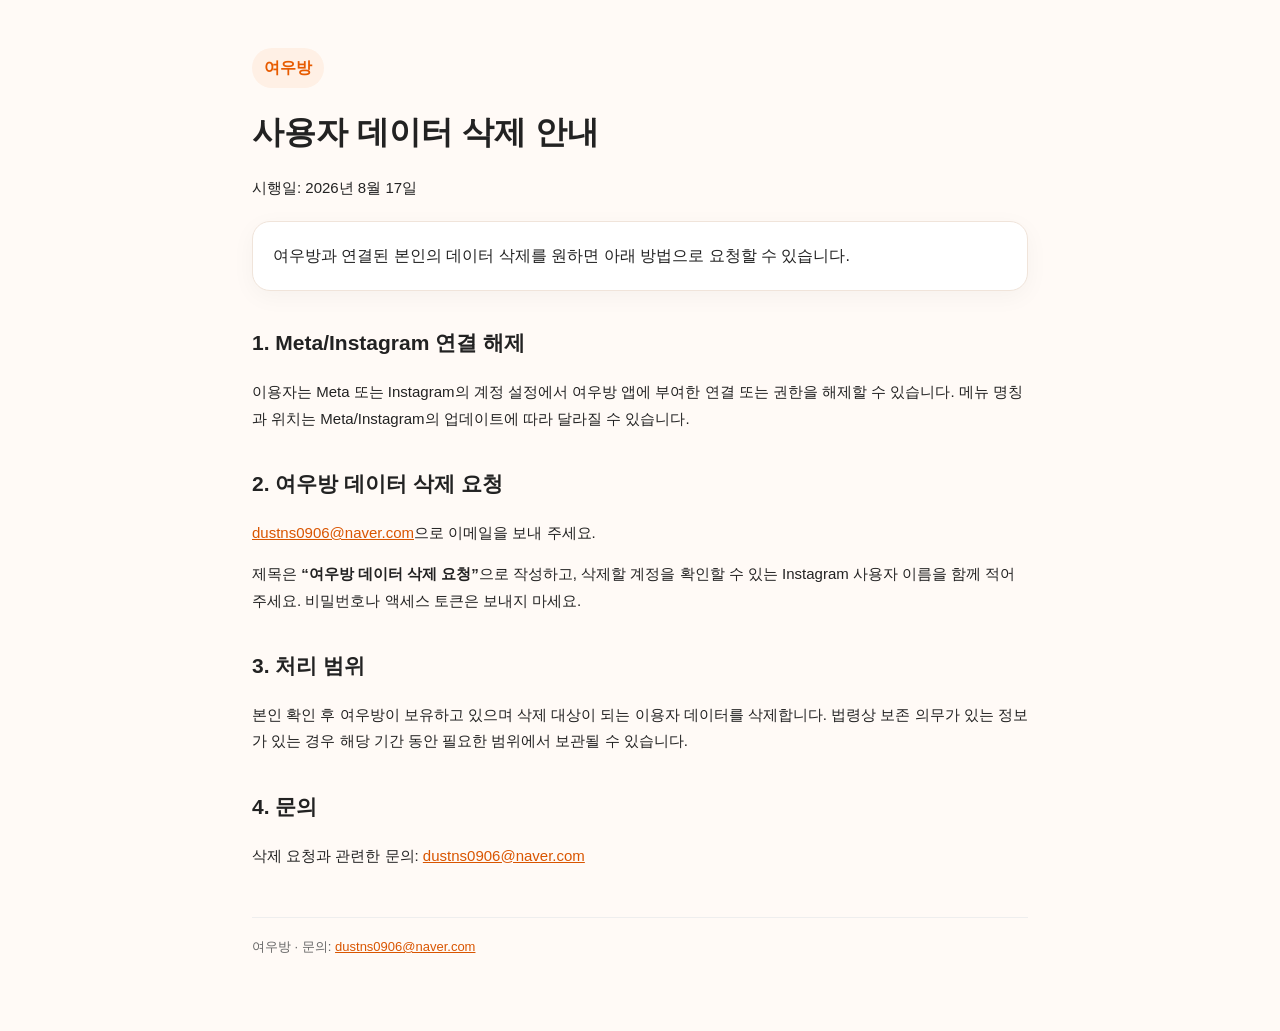
<file: data-deletion.html>
<!doctype html>
<html lang="ko">
<head>
<meta charset="utf-8">
<meta name="viewport" content="width=device-width,initial-scale=1">
<title>사용자 데이터 삭제 안내 | 여우방</title>
<style>
:root{color-scheme:light}
*{box-sizing:border-box}
body{margin:0;font-family:-apple-system,BlinkMacSystemFont,"Segoe UI","Noto Sans KR",Arial,sans-serif;background:#fffaf6;color:#222;line-height:1.75}
main{max-width:820px;margin:0 auto;padding:48px 22px 72px}
.badge{display:inline-block;background:#fff0e5;color:#e75b00;border-radius:999px;padding:6px 12px;font-weight:700}
h1{font-size:32px;margin:16px 0 8px}
h2{font-size:21px;margin-top:34px}
p,li{font-size:15px}
.card{background:white;border:1px solid #f0e4da;border-radius:18px;padding:20px;margin:20px 0;box-shadow:0 6px 24px rgba(0,0,0,.04)}
a{color:#d95500}
footer{margin-top:48px;padding-top:18px;border-top:1px solid #eee;color:#666;font-size:13px}
</style>
</head>
<body><main>
<span class="badge">여우방</span>
<h1>사용자 데이터 삭제 안내</h1>

<p>시행일: 2026년 8월 17일</p>
<div class="card">여우방과 연결된 본인의 데이터 삭제를 원하면 아래 방법으로 요청할 수 있습니다.</div>

<h2>1. Meta/Instagram 연결 해제</h2>
<p>이용자는 Meta 또는 Instagram의 계정 설정에서 여우방 앱에 부여한 연결 또는 권한을 해제할 수 있습니다. 메뉴 명칭과 위치는 Meta/Instagram의 업데이트에 따라 달라질 수 있습니다.</p>

<h2>2. 여우방 데이터 삭제 요청</h2>
<p><a href="mailto:dustns0906@naver.com?subject=%EC%97%AC%EC%9A%B0%EB%B0%A9%20%EB%8D%B0%EC%9D%B4%ED%84%B0%20%EC%82%AD%EC%A0%9C%20%EC%9A%94%EC%B2%AD">dustns0906@naver.com</a>으로 이메일을 보내 주세요.</p>
<p>제목은 <strong>“여우방 데이터 삭제 요청”</strong>으로 작성하고, 삭제할 계정을 확인할 수 있는 Instagram 사용자 이름을 함께 적어 주세요. 비밀번호나 액세스 토큰은 보내지 마세요.</p>

<h2>3. 처리 범위</h2>
<p>본인 확인 후 여우방이 보유하고 있으며 삭제 대상이 되는 이용자 데이터를 삭제합니다. 법령상 보존 의무가 있는 정보가 있는 경우 해당 기간 동안 필요한 범위에서 보관될 수 있습니다.</p>

<h2>4. 문의</h2>
<p>삭제 요청과 관련한 문의: <a href="mailto:dustns0906@naver.com">dustns0906@naver.com</a></p>

<footer>여우방 · 문의: <a href="mailto:dustns0906@naver.com">dustns0906@naver.com</a></footer>
</main></body></html>
</file>
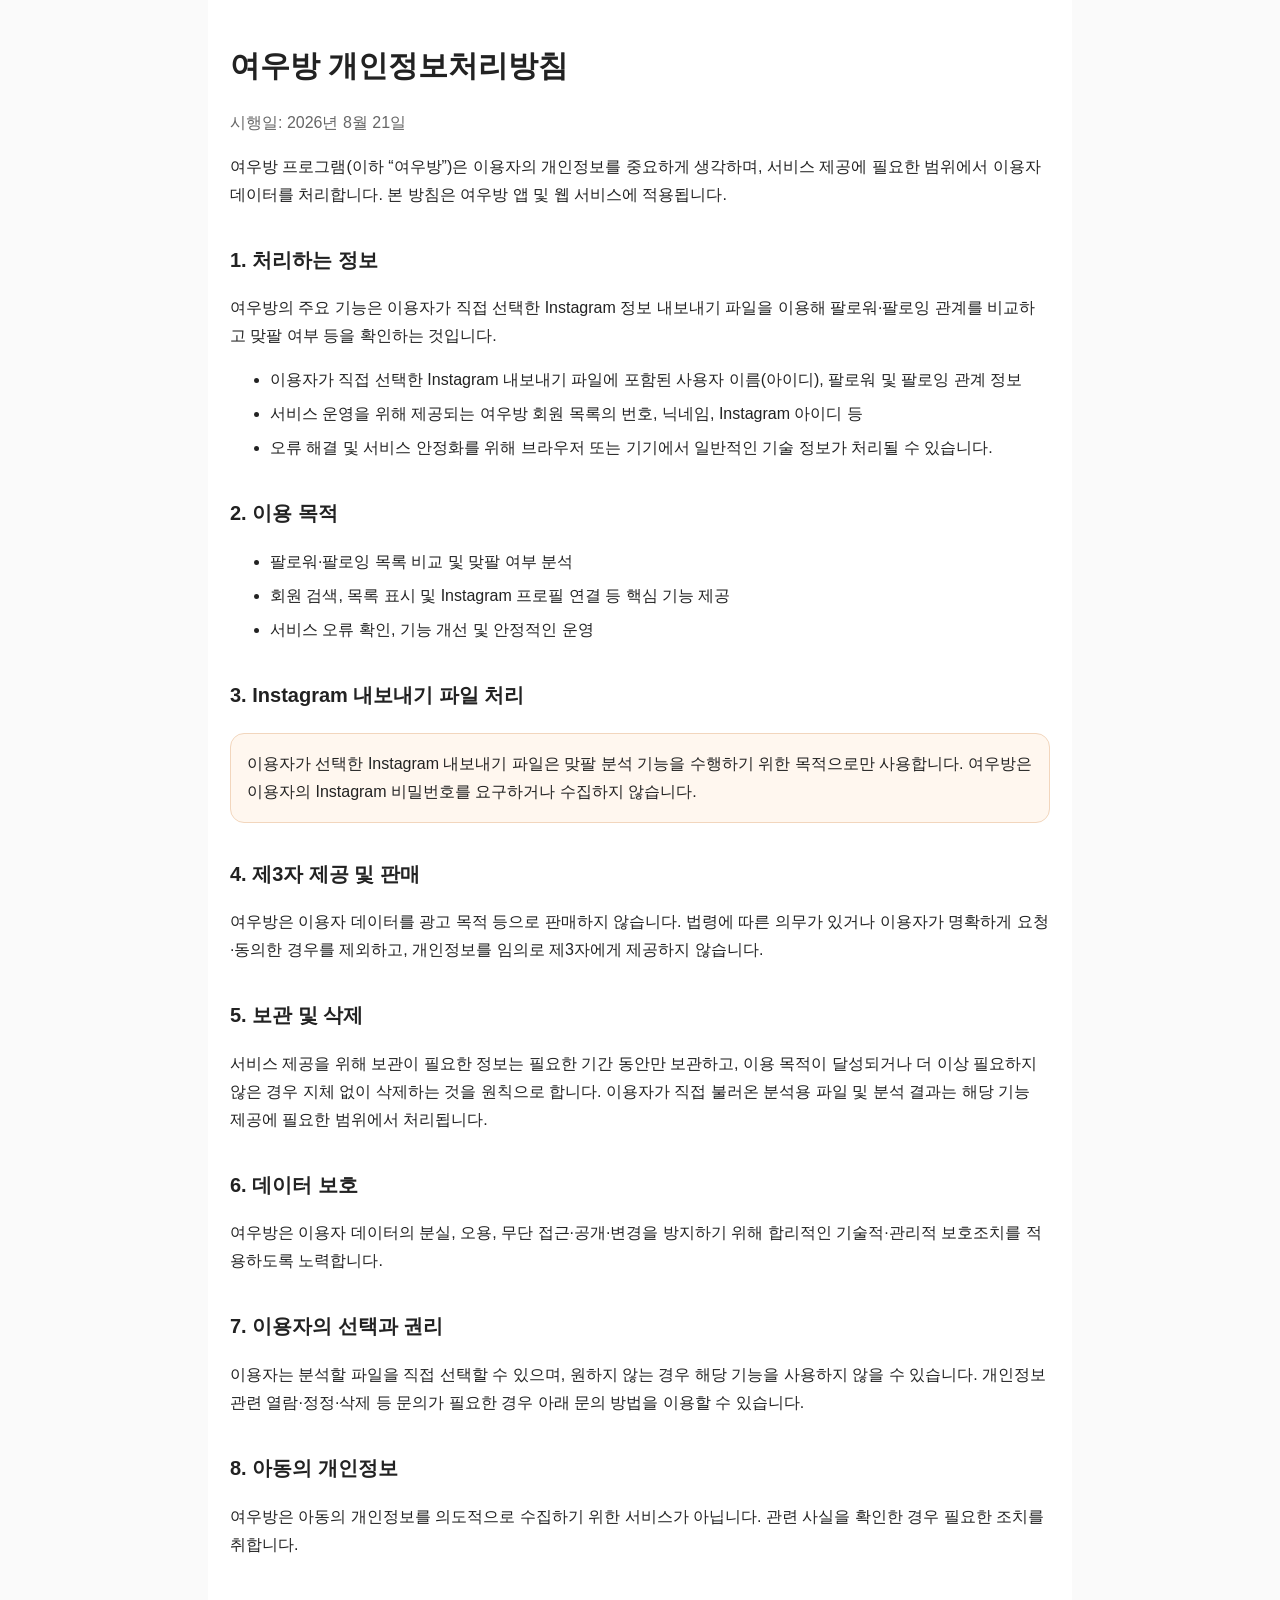
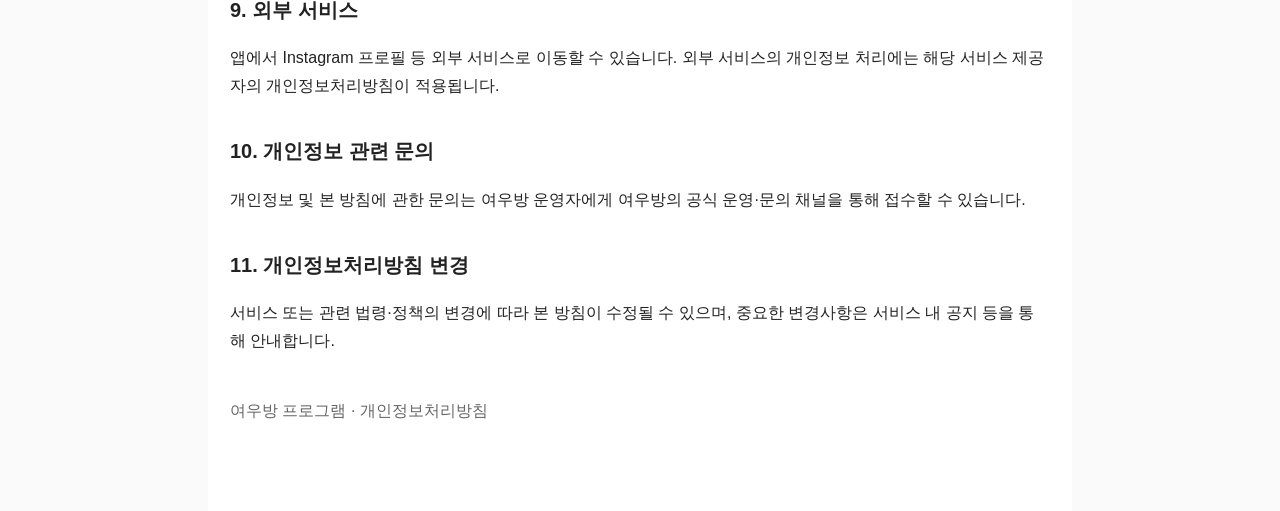
<file: privacy-1.html>
<!doctype html>
<html lang="ko">
<head>
  <meta charset="utf-8">
  <meta name="viewport" content="width=device-width, initial-scale=1">
  <title>여우방 개인정보처리방침</title>
  <meta name="description" content="여우방 프로그램 개인정보처리방침">
  <style>
    body{font-family:-apple-system,BlinkMacSystemFont,"Segoe UI","Noto Sans KR",Arial,sans-serif;line-height:1.75;margin:0;background:#fafafa;color:#222}
    main{max-width:820px;margin:0 auto;padding:40px 22px 70px;background:#fff}
    h1{font-size:30px;margin:0 0 8px} h2{font-size:20px;margin-top:34px}
    .muted{color:#666}.box{background:#fff7ef;border:1px solid #f2d6bd;border-radius:14px;padding:16px;margin:20px 0}
    li{margin:6px 0} a{color:#b85d19}
  </style>
</head>
<body>
<main>
  <h1>여우방 개인정보처리방침</h1>
  <p class="muted">시행일: 2026년 8월 21일</p>

  <p>여우방 프로그램(이하 “여우방”)은 이용자의 개인정보를 중요하게 생각하며,
  서비스 제공에 필요한 범위에서 이용자 데이터를 처리합니다. 본 방침은 여우방 앱 및 웹 서비스에 적용됩니다.</p>

  <h2>1. 처리하는 정보</h2>
  <p>여우방의 주요 기능은 이용자가 직접 선택한 Instagram 정보 내보내기 파일을 이용해
  팔로워·팔로잉 관계를 비교하고 맞팔 여부 등을 확인하는 것입니다.</p>
  <ul>
    <li>이용자가 직접 선택한 Instagram 내보내기 파일에 포함된 사용자 이름(아이디), 팔로워 및 팔로잉 관계 정보</li>
    <li>서비스 운영을 위해 제공되는 여우방 회원 목록의 번호, 닉네임, Instagram 아이디 등</li>
    <li>오류 해결 및 서비스 안정화를 위해 브라우저 또는 기기에서 일반적인 기술 정보가 처리될 수 있습니다.</li>
  </ul>

  <h2>2. 이용 목적</h2>
  <ul>
    <li>팔로워·팔로잉 목록 비교 및 맞팔 여부 분석</li>
    <li>회원 검색, 목록 표시 및 Instagram 프로필 연결 등 핵심 기능 제공</li>
    <li>서비스 오류 확인, 기능 개선 및 안정적인 운영</li>
  </ul>

  <h2>3. Instagram 내보내기 파일 처리</h2>
  <div class="box">
    이용자가 선택한 Instagram 내보내기 파일은 맞팔 분석 기능을 수행하기 위한 목적으로만 사용합니다.
    여우방은 이용자의 Instagram 비밀번호를 요구하거나 수집하지 않습니다.
  </div>

  <h2>4. 제3자 제공 및 판매</h2>
  <p>여우방은 이용자 데이터를 광고 목적 등으로 판매하지 않습니다.
  법령에 따른 의무가 있거나 이용자가 명확하게 요청·동의한 경우를 제외하고,
  개인정보를 임의로 제3자에게 제공하지 않습니다.</p>

  <h2>5. 보관 및 삭제</h2>
  <p>서비스 제공을 위해 보관이 필요한 정보는 필요한 기간 동안만 보관하고,
  이용 목적이 달성되거나 더 이상 필요하지 않은 경우 지체 없이 삭제하는 것을 원칙으로 합니다.
  이용자가 직접 불러온 분석용 파일 및 분석 결과는 해당 기능 제공에 필요한 범위에서 처리됩니다.</p>

  <h2>6. 데이터 보호</h2>
  <p>여우방은 이용자 데이터의 분실, 오용, 무단 접근·공개·변경을 방지하기 위해
  합리적인 기술적·관리적 보호조치를 적용하도록 노력합니다.</p>

  <h2>7. 이용자의 선택과 권리</h2>
  <p>이용자는 분석할 파일을 직접 선택할 수 있으며, 원하지 않는 경우 해당 기능을 사용하지 않을 수 있습니다.
  개인정보 관련 열람·정정·삭제 등 문의가 필요한 경우 아래 문의 방법을 이용할 수 있습니다.</p>

  <h2>8. 아동의 개인정보</h2>
  <p>여우방은 아동의 개인정보를 의도적으로 수집하기 위한 서비스가 아닙니다.
  관련 사실을 확인한 경우 필요한 조치를 취합니다.</p>

  <h2>9. 외부 서비스</h2>
  <p>앱에서 Instagram 프로필 등 외부 서비스로 이동할 수 있습니다.
  외부 서비스의 개인정보 처리에는 해당 서비스 제공자의 개인정보처리방침이 적용됩니다.</p>

  <h2>10. 개인정보 관련 문의</h2>
  <p>개인정보 및 본 방침에 관한 문의는 여우방 운영자에게 여우방의 공식 운영·문의 채널을 통해 접수할 수 있습니다.</p>

  <h2>11. 개인정보처리방침 변경</h2>
  <p>서비스 또는 관련 법령·정책의 변경에 따라 본 방침이 수정될 수 있으며,
  중요한 변경사항은 서비스 내 공지 등을 통해 안내합니다.</p>

  <p class="muted" style="margin-top:42px">여우방 프로그램 · 개인정보처리방침</p>
</main>
</body>
</html>
</file>
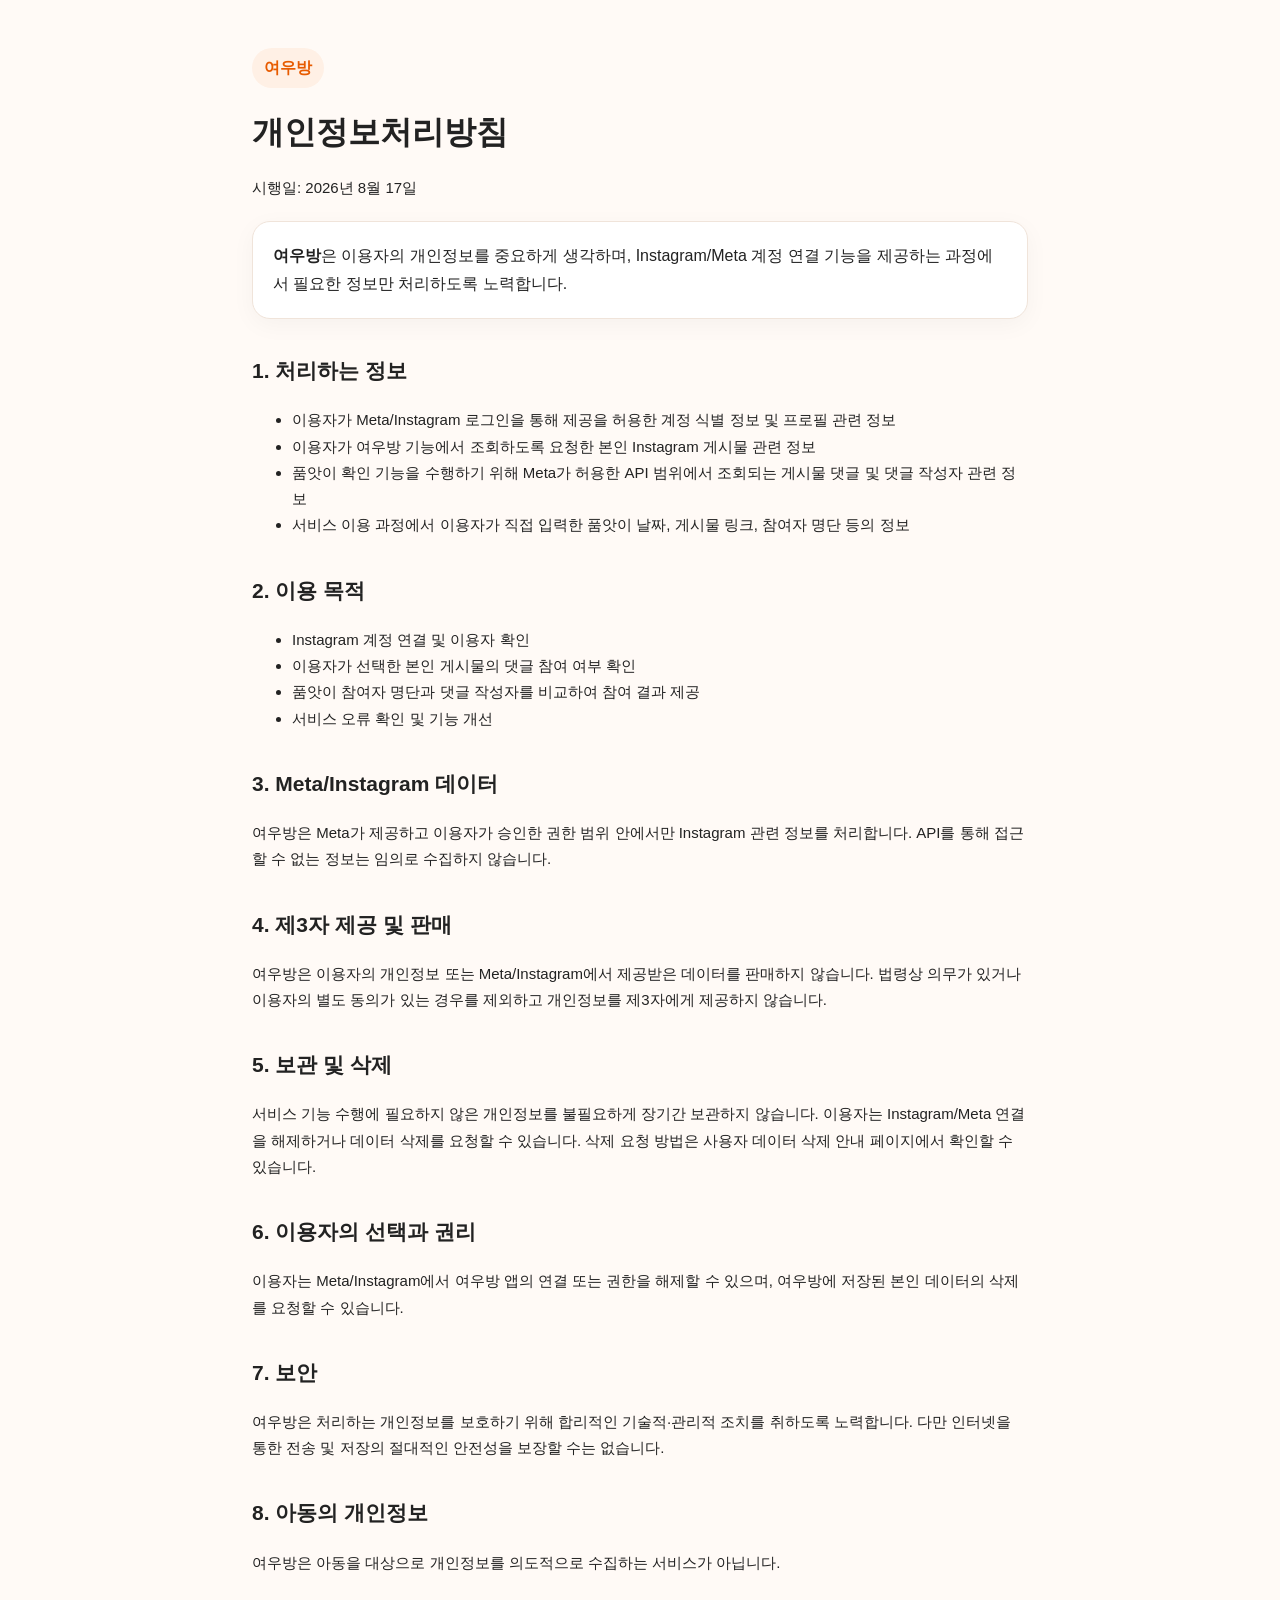
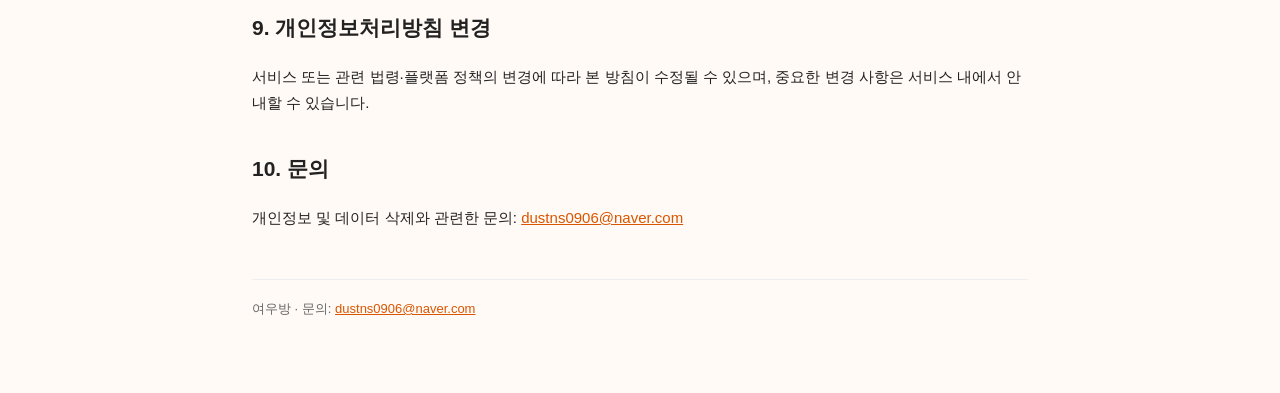
<file: privacy.html>
<!doctype html>
<html lang="ko">
<head>
<meta charset="utf-8">
<meta name="viewport" content="width=device-width,initial-scale=1">
<title>개인정보처리방침 | 여우방</title>
<style>
:root{color-scheme:light}
*{box-sizing:border-box}
body{margin:0;font-family:-apple-system,BlinkMacSystemFont,"Segoe UI","Noto Sans KR",Arial,sans-serif;background:#fffaf6;color:#222;line-height:1.75}
main{max-width:820px;margin:0 auto;padding:48px 22px 72px}
.badge{display:inline-block;background:#fff0e5;color:#e75b00;border-radius:999px;padding:6px 12px;font-weight:700}
h1{font-size:32px;margin:16px 0 8px}
h2{font-size:21px;margin-top:34px}
p,li{font-size:15px}
.card{background:white;border:1px solid #f0e4da;border-radius:18px;padding:20px;margin:20px 0;box-shadow:0 6px 24px rgba(0,0,0,.04)}
a{color:#d95500}
footer{margin-top:48px;padding-top:18px;border-top:1px solid #eee;color:#666;font-size:13px}
</style>
</head>
<body><main>
<span class="badge">여우방</span>
<h1>개인정보처리방침</h1>

<p>시행일: 2026년 8월 17일</p>
<div class="card"><strong>여우방</strong>은 이용자의 개인정보를 중요하게 생각하며, Instagram/Meta 계정 연결 기능을 제공하는 과정에서 필요한 정보만 처리하도록 노력합니다.</div>

<h2>1. 처리하는 정보</h2>
<ul>
<li>이용자가 Meta/Instagram 로그인을 통해 제공을 허용한 계정 식별 정보 및 프로필 관련 정보</li>
<li>이용자가 여우방 기능에서 조회하도록 요청한 본인 Instagram 게시물 관련 정보</li>
<li>품앗이 확인 기능을 수행하기 위해 Meta가 허용한 API 범위에서 조회되는 게시물 댓글 및 댓글 작성자 관련 정보</li>
<li>서비스 이용 과정에서 이용자가 직접 입력한 품앗이 날짜, 게시물 링크, 참여자 명단 등의 정보</li>
</ul>

<h2>2. 이용 목적</h2>
<ul>
<li>Instagram 계정 연결 및 이용자 확인</li>
<li>이용자가 선택한 본인 게시물의 댓글 참여 여부 확인</li>
<li>품앗이 참여자 명단과 댓글 작성자를 비교하여 참여 결과 제공</li>
<li>서비스 오류 확인 및 기능 개선</li>
</ul>

<h2>3. Meta/Instagram 데이터</h2>
<p>여우방은 Meta가 제공하고 이용자가 승인한 권한 범위 안에서만 Instagram 관련 정보를 처리합니다. API를 통해 접근할 수 없는 정보는 임의로 수집하지 않습니다.</p>

<h2>4. 제3자 제공 및 판매</h2>
<p>여우방은 이용자의 개인정보 또는 Meta/Instagram에서 제공받은 데이터를 판매하지 않습니다. 법령상 의무가 있거나 이용자의 별도 동의가 있는 경우를 제외하고 개인정보를 제3자에게 제공하지 않습니다.</p>

<h2>5. 보관 및 삭제</h2>
<p>서비스 기능 수행에 필요하지 않은 개인정보를 불필요하게 장기간 보관하지 않습니다. 이용자는 Instagram/Meta 연결을 해제하거나 데이터 삭제를 요청할 수 있습니다. 삭제 요청 방법은 사용자 데이터 삭제 안내 페이지에서 확인할 수 있습니다.</p>

<h2>6. 이용자의 선택과 권리</h2>
<p>이용자는 Meta/Instagram에서 여우방 앱의 연결 또는 권한을 해제할 수 있으며, 여우방에 저장된 본인 데이터의 삭제를 요청할 수 있습니다.</p>

<h2>7. 보안</h2>
<p>여우방은 처리하는 개인정보를 보호하기 위해 합리적인 기술적·관리적 조치를 취하도록 노력합니다. 다만 인터넷을 통한 전송 및 저장의 절대적인 안전성을 보장할 수는 없습니다.</p>

<h2>8. 아동의 개인정보</h2>
<p>여우방은 아동을 대상으로 개인정보를 의도적으로 수집하는 서비스가 아닙니다.</p>

<h2>9. 개인정보처리방침 변경</h2>
<p>서비스 또는 관련 법령·플랫폼 정책의 변경에 따라 본 방침이 수정될 수 있으며, 중요한 변경 사항은 서비스 내에서 안내할 수 있습니다.</p>

<h2>10. 문의</h2>
<p>개인정보 및 데이터 삭제와 관련한 문의: <a href="mailto:dustns0906@naver.com">dustns0906@naver.com</a></p>

<footer>여우방 · 문의: <a href="mailto:dustns0906@naver.com">dustns0906@naver.com</a></footer>
</main></body></html>
</file>
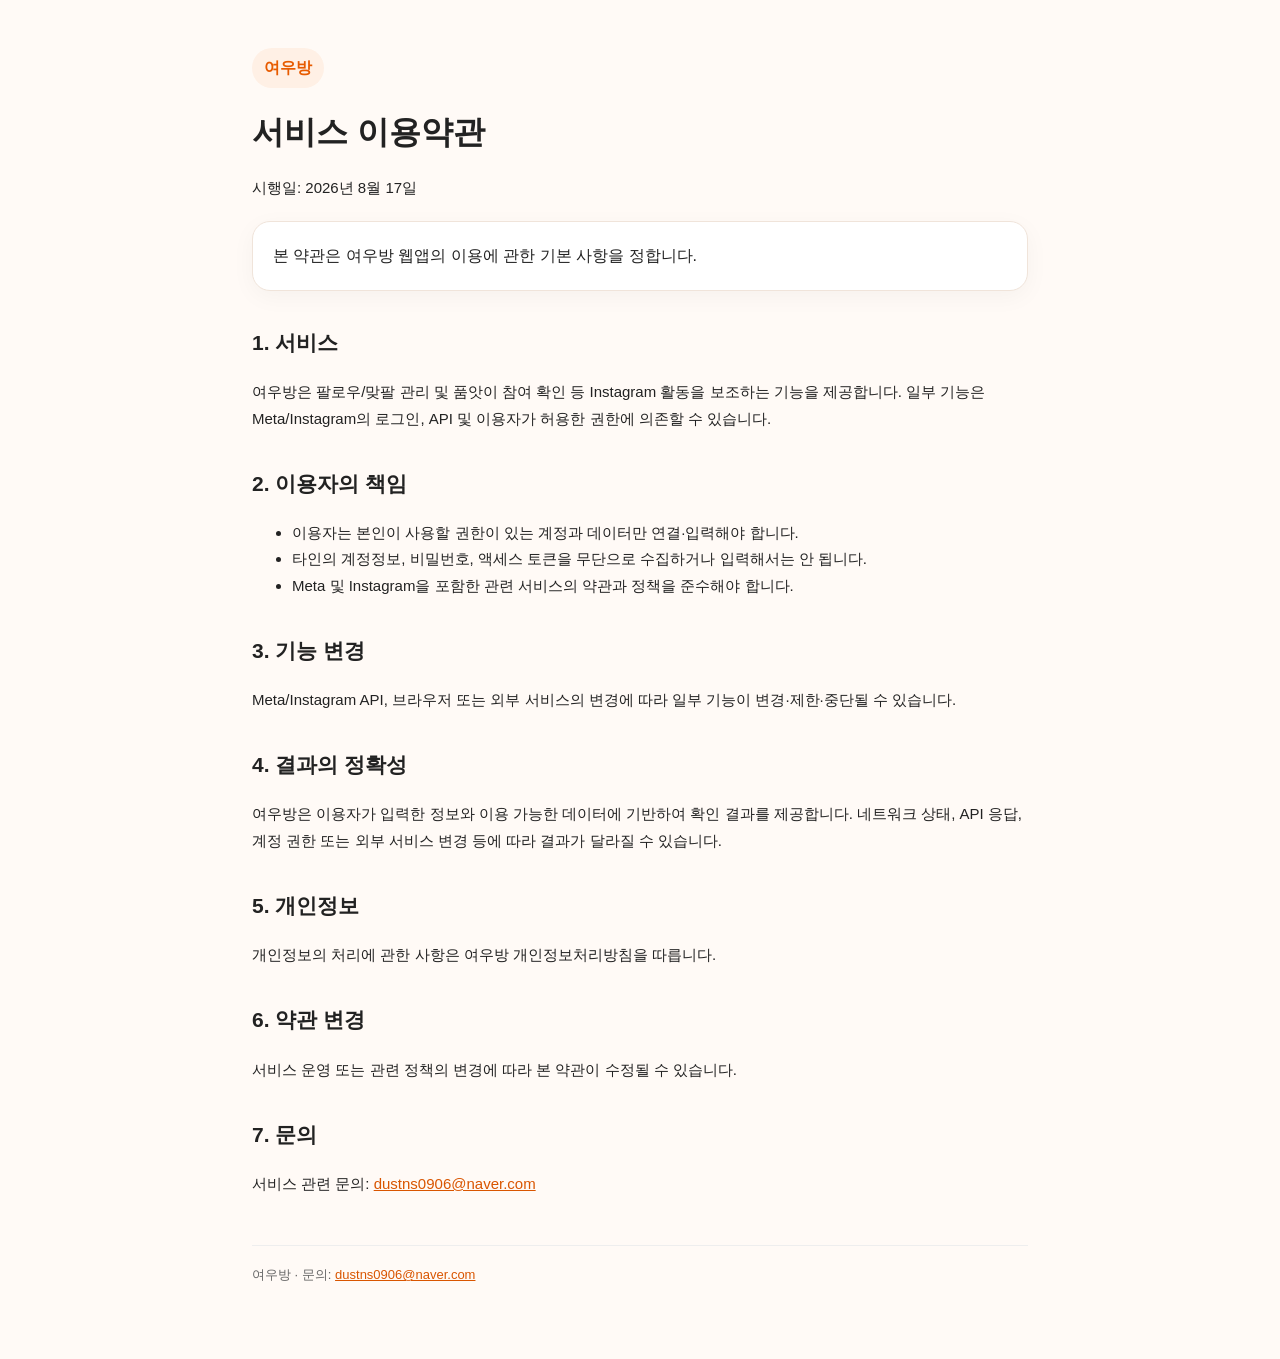
<file: terms.html>
<!doctype html>
<html lang="ko">
<head>
<meta charset="utf-8">
<meta name="viewport" content="width=device-width,initial-scale=1">
<title>서비스 이용약관 | 여우방</title>
<style>
:root{color-scheme:light}
*{box-sizing:border-box}
body{margin:0;font-family:-apple-system,BlinkMacSystemFont,"Segoe UI","Noto Sans KR",Arial,sans-serif;background:#fffaf6;color:#222;line-height:1.75}
main{max-width:820px;margin:0 auto;padding:48px 22px 72px}
.badge{display:inline-block;background:#fff0e5;color:#e75b00;border-radius:999px;padding:6px 12px;font-weight:700}
h1{font-size:32px;margin:16px 0 8px}
h2{font-size:21px;margin-top:34px}
p,li{font-size:15px}
.card{background:white;border:1px solid #f0e4da;border-radius:18px;padding:20px;margin:20px 0;box-shadow:0 6px 24px rgba(0,0,0,.04)}
a{color:#d95500}
footer{margin-top:48px;padding-top:18px;border-top:1px solid #eee;color:#666;font-size:13px}
</style>
</head>
<body><main>
<span class="badge">여우방</span>
<h1>서비스 이용약관</h1>

<p>시행일: 2026년 8월 17일</p>
<div class="card">본 약관은 여우방 웹앱의 이용에 관한 기본 사항을 정합니다.</div>

<h2>1. 서비스</h2>
<p>여우방은 팔로우/맞팔 관리 및 품앗이 참여 확인 등 Instagram 활동을 보조하는 기능을 제공합니다. 일부 기능은 Meta/Instagram의 로그인, API 및 이용자가 허용한 권한에 의존할 수 있습니다.</p>

<h2>2. 이용자의 책임</h2>
<ul>
<li>이용자는 본인이 사용할 권한이 있는 계정과 데이터만 연결·입력해야 합니다.</li>
<li>타인의 계정정보, 비밀번호, 액세스 토큰을 무단으로 수집하거나 입력해서는 안 됩니다.</li>
<li>Meta 및 Instagram을 포함한 관련 서비스의 약관과 정책을 준수해야 합니다.</li>
</ul>

<h2>3. 기능 변경</h2>
<p>Meta/Instagram API, 브라우저 또는 외부 서비스의 변경에 따라 일부 기능이 변경·제한·중단될 수 있습니다.</p>

<h2>4. 결과의 정확성</h2>
<p>여우방은 이용자가 입력한 정보와 이용 가능한 데이터에 기반하여 확인 결과를 제공합니다. 네트워크 상태, API 응답, 계정 권한 또는 외부 서비스 변경 등에 따라 결과가 달라질 수 있습니다.</p>

<h2>5. 개인정보</h2>
<p>개인정보의 처리에 관한 사항은 여우방 개인정보처리방침을 따릅니다.</p>

<h2>6. 약관 변경</h2>
<p>서비스 운영 또는 관련 정책의 변경에 따라 본 약관이 수정될 수 있습니다.</p>

<h2>7. 문의</h2>
<p>서비스 관련 문의: <a href="mailto:dustns0906@naver.com">dustns0906@naver.com</a></p>

<footer>여우방 · 문의: <a href="mailto:dustns0906@naver.com">dustns0906@naver.com</a></footer>
</main></body></html>
</file>
